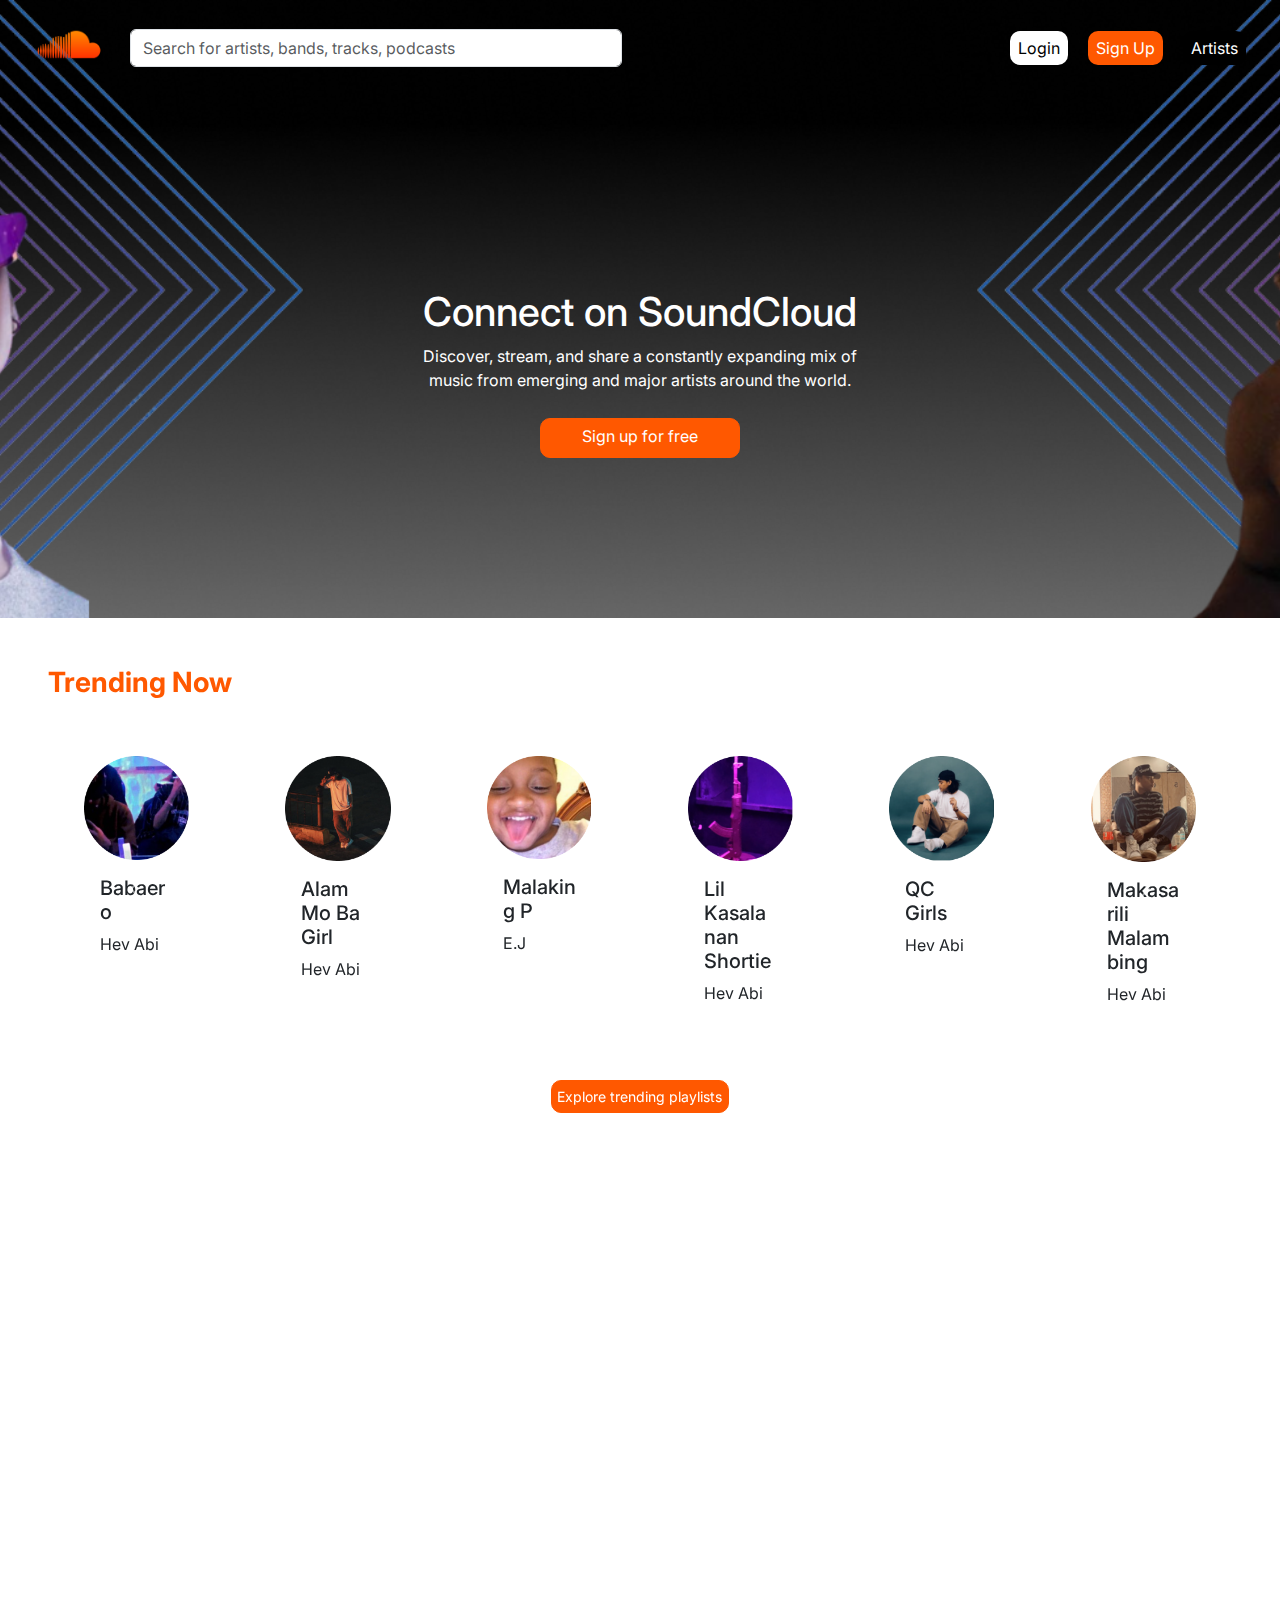
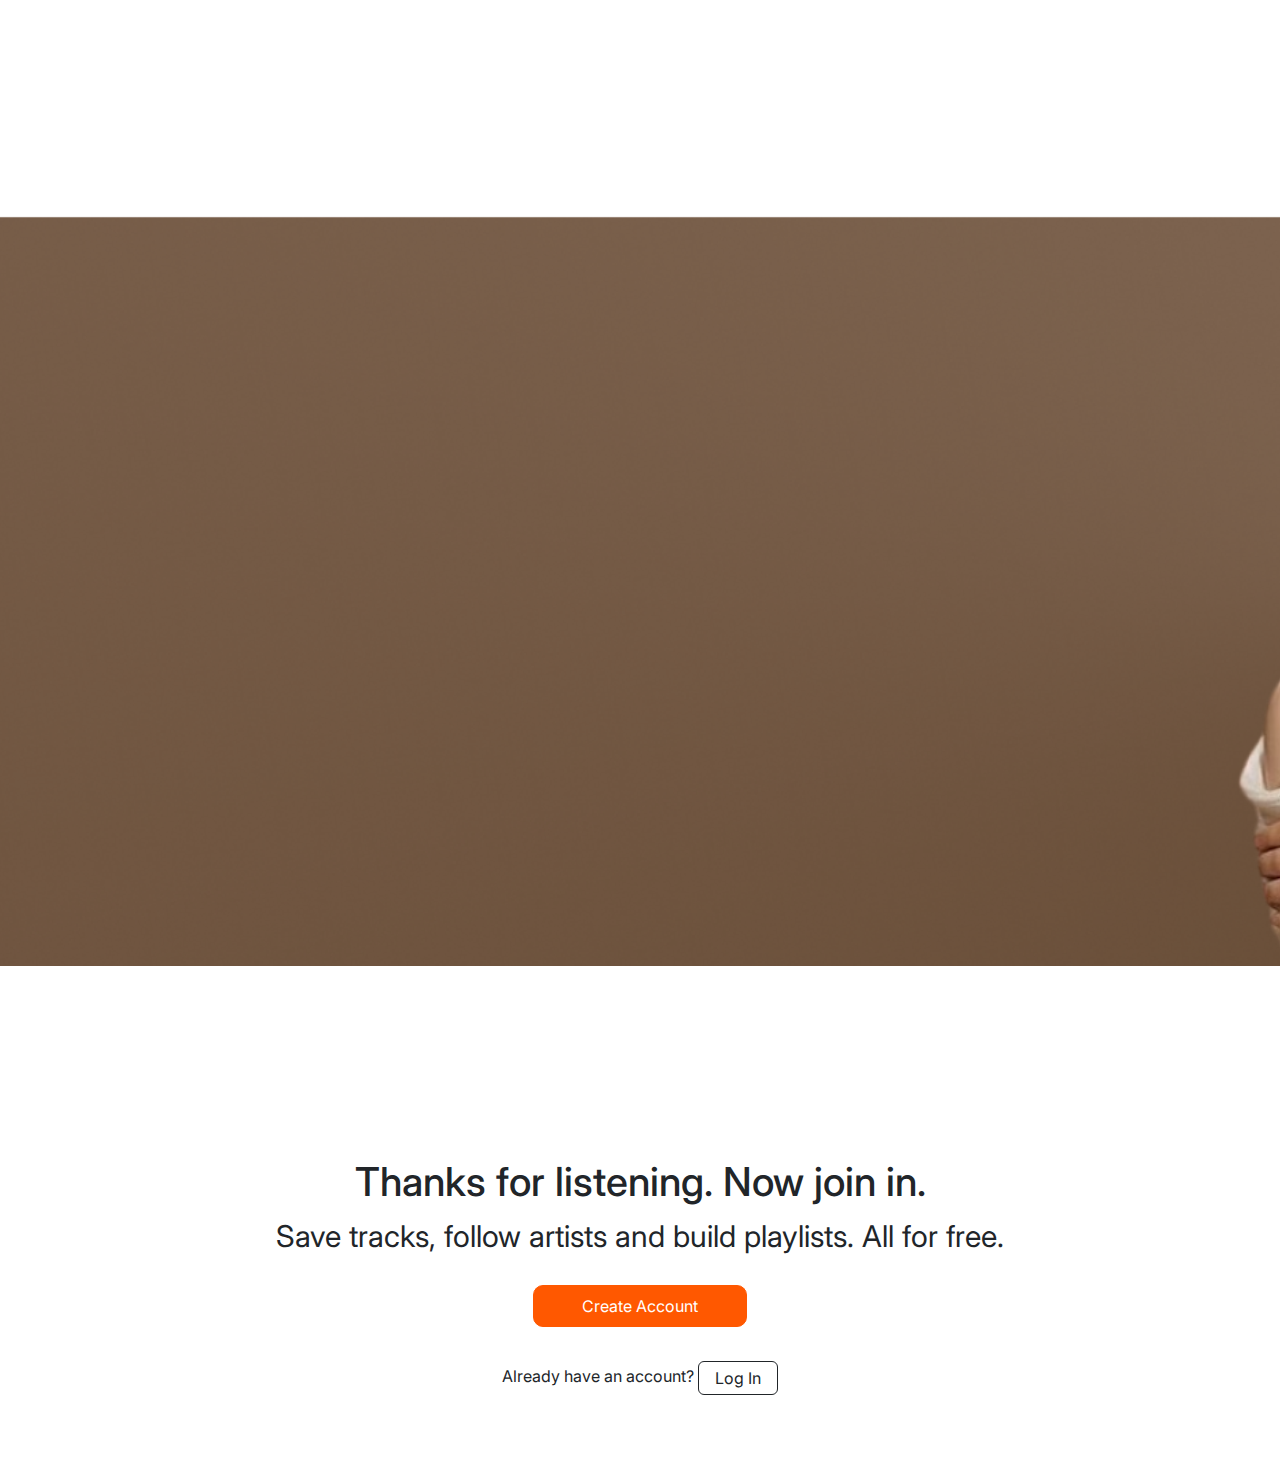
<file: index.html>
<!DOCTYPE html>
<html lang="en">

<head>
  <meta charset="UTF-8">
  <meta name="viewport" content="width=device-width, initial-scale=1.0">
  <title>SoundCloud Redesign</title>
  <!-- bootstrap -->
  <link href="https://cdn.jsdelivr.net/npm/bootstrap@5.3.3/dist/css/bootstrap.min.css" rel="stylesheet"
    integrity="sha384-QWTKZyjpPEjISv5WaRU9OFeRpok6YctnYmDr5pNlyT2bRjXh0JMhjY6hW+ALEwIH" crossorigin="anonymous">
  <!-- css -->
  <link rel="stylesheet" href="styles.css">
  <!-- font -->
  <link rel="preconnect" href="https://fonts.googleapis.com">
  <link rel="preconnect" href="https://fonts.gstatic.com" crossorigin>
  <link href="https://fonts.googleapis.com/css2?family=Inter:wght@100..900&display=swap" rel="stylesheet">
  <!-- aos -->
  <link href="https://unpkg.com/aos@2.3.1/dist/aos.css" rel="stylesheet">

</head>

<body>
  <div class="header-bg container-fluid">
    <!-- navbar -->
    <nav class="navbar navbar-expand-lg">
      <!-- logo -->
      <div class="container-fluid">
        <a class="navbar-brand" href="index.html">
          <img src="images\logo.png" alt="Soundcloud-logo" width="90px" height="70px">
        </a>
        <!-- collapse -->
        <button class="navbar-toggler" type="button" data-bs-toggle="collapse" data-bs-target="#navbarNav"
          aria-controls="navbarNav" aria-expanded="false" aria-label="Toggle navigation">
          <span class="navbar-toggler-icon"></span>
        </button>
        <!-- nav -->
        <div class="collapse navbar-collapse" id="navbarNav">
          <!-- search bar -->
          <form class="d-flex search " role="search">
            <input class="form-control me-2" type="search" placeholder="Search for artists, bands, tracks, podcasts"
              aria-label="Search">
          </form>
          <ul class="navbar-nav ms-auto">
            <li class="nav-item">
              <a href="signup.html" class="nav-link text-black btn btn-secondary">Login</a>
            </li>
            <li class="nav-item">
              <a href="signup.html" class="nav-link text-white btn btn-primary">Sign Up</a>
            </li>
            <li class="nav-item">
              <a href="artists.html" class="nav-link text-white btn btn-dark" >Artists</a>
            </li>
          </ul>
        </div>
      </div>
    </nav>
    <div class="row">
      <div class="col text-center text-white mt-5 px-5 pt-5">
        <h1 class="mt-5 pt-5">Connect on SoundCloud</h1>
        <p>Discover, stream, and share a constantly expanding mix of <br> music from emerging and major artists around
          the world.</p>
        <a href="signup.html" class="btn btn-primary" style="height: 40px; width: 200px;">Sign up for free</a>
      </div>
    </div>
  </div>
  <!-- Trending Now -->
  <section class="p-5" data-aos="fade-up" data-aos-duration="3000">
    <h3 class="orange fw-bolder">Trending Now</h3>
    <div id="carouselExampleIndicators" class="carousel slide">
      <div class="carousel-indicators">
        <button type="button" data-bs-target="#carouselExampleIndicators" data-bs-slide-to="0" class="active" aria-current="true" aria-label="Slide 1"></button>
        <button type="button" data-bs-target="#carouselExampleIndicators" data-bs-slide-to="1" aria-label="Slide 2"></button>
        <button type="button" data-bs-target="#carouselExampleIndicators" data-bs-slide-to="2" aria-label="Slide 3"></button>
      </div>
      <div class="carousel-inner">
        <div class="carousel-item active">
    <div class="row">
      <!-- song 1 -->
      <div class="col-md-2 p-5">
        <div class="card border-0">
          <img src="images/song1.png" class="card-img-top" alt="song1">
          <div class="card-body">
            <h5 class="card-title">Babaero</h5>
            <p class="card-text">Hev Abi</p>
          </div>
        </div>
      </div>
      <!-- song 2 -->
      <div class="col-md-2 p-5">
        <div class="card border-0">
          <img src="images/song2.png" class="card-img-top" alt="song2">
          <div class="card-body">
            <h5 class="card-title">Alam Mo Ba Girl</h5>
            <p class="card-text">Hev Abi</p>
          </div>
        </div>
      </div>
      <!-- song 3 -->
      <div class="col-md-2 p-5">
        <div class="card border-0">
          <img src="images/song3.png" class="card-img-top" alt="song3">
          <div class="card-body">
            <h5 class="card-title">Malaking P</h5>
            <p class="card-text">E.J</p>
          </div>
        </div>
      </div>
      <!-- song 4 -->
      <div class="col-md-2 p-5">
        <div class="card border-0">
          <img src="images/song4.png" class="card-img-top" alt="song4">
          <div class="card-body">
            <h5 class="card-title">Lil Kasalanan Shortie</h5>
            <p class="card-text">Hev Abi</p>
          </div>
        </div>
      </div>
      <!-- song 5 -->
      <div class="col-md-2 p-5">
        <div class="card border-0">
          <img src="images/song5.png" class="card-img-top" alt="song5">
          <div class="card-body">
            <h5 class="card-title">QC Girls</h5>
            <p class="card-text">Hev Abi</p>
          </div>
        </div>
      </div>
      <!-- song 6 -->
      <div class="col-md-2 p-5">
        <div class="card border-0">
          <img src="images/song6.png" class="card-img-top" alt="song6">
          <div class="card-body">
            <h5 class="card-title">Makasarili Malambing</h5>
            <p class="card-text">Hev Abi</p>
          </div>
        </div>
      </div>
    </div>
  </div>
  <div class="carousel-item active">
    <div class="row">
      <!-- song 1 -->
      <div class="col-md-2 p-5">
        <div class="card border-0">
          <img src="images/song1.png" class="card-img-top" alt="song1">
          <div class="card-body">
            <h5 class=" card-title">Babaero</h5>
            <p class="card-text">Hev Abi</p>
          </div>
        </div>
      </div>
      <!-- song 2 -->
      <div class="col-md-2 p-5">
        <div class="card border-0">
          <img src="images/song2.png" class="card-img-top" alt="song2">
          <div class="card-body">
            <h5 class="card-title">Alam Mo Ba Girl</h5>
            <p class="card-text">Hev Abi</p>
          </div>
        </div>
      </div>
      <!-- song 3 -->
      <div class="col-md-2 p-5">
        <div class="card border-0">
          <img src="images/song3.png" class="card-img-top" alt="song3">
          <div class="card-body">
            <h5 class="card-title">Malaking P</h5>
            <p class="card-text">E.J</p>
          </div>
        </div>
      </div>
      <!-- song 4 -->
      <div class="col-md-2 p-5">
        <div class="card border-0">
          <img src="images/song4.png" class="card-img-top" alt="song4">
          <div class="card-body">
            <h5 class="card-title">Lil Kasalanan Shortie</h5>
            <p class="card-text">Hev Abi</p>
          </div>
        </div>
      </div>
      <!-- song 5 -->
      <div class="col-md-2 p-5">
        <div class="card border-0">
          <img src="images/song5.png" class="card-img-top" alt="song5">
          <div class="card-body">
            <h5 class="card-title">QC Girls</h5>
            <p class="card-text">Hev Abi</p>
          </div>
        </div>
      </div>
      <!-- song 6 -->
      <div class="col-md-2 p-5">
        <div class="card border-0">
          <img src="images/song6.png" class="card-img-top" alt="song6">
          <div class="card-body">
            <h5 class="card-title">Makasarili Malambing</h5>
            <p class="card-text">Hev Abi</p>
          </div>
        </div>
      </div>
    </div>
  </div>
</div>
<button class="carousel-control-prev" type="button" data-bs-target="#carouselExampleIndicators" data-bs-slide="prev">
  <span class="carousel-control-prev-icon" aria-hidden="true"></span>
  <span class="visually-hidden">Previous</span>
</button>
<button class="carousel-control-next" type="button" data-bs-target="#carouselExampleIndicators" data-bs-slide="next">
  <span class="carousel-control-next-icon" aria-hidden="true"></span>
  <span class="visually-hidden">Next</span>
</button>
</div>
    <div class="d-grid gap-2 col-2 mx-auto">
      <button class="btn btn-primary btn-sm ">Explore trending playlists</button>
    </div>
  </section>
  <!-- Download -->
  <div class="row align-items-center" data-aos="fade-up" data-aos-duration="3000">
    <div class="col-md-2"></div>
    <!-- phone -->
    <div class="col-md-2">
      <img src="images/phone1.png" alt="phone1">
    </div>
    <div class="col-md-2">
      <img src="images/phone2.png" alt="phone2">
    </div>
    <!-- app stores -->
    <div class="col-md-6 ps-5">
      <h1>Never stop listening</h1>
      <p class="fontsize">SoundCloud is available on Web,<br> iOS, Android, Sonos, Chromecast,<br> and Xbox One.</p>
      <div class="row align-items-center">
        <div class="col-md-3">
          <img src="images/appstore.png" alt="phone1">
        </div>
        <div class="col-md-3">
          <img src="images/GooglePlay.png" alt="phone1">
        </div>
      </div>
    </div>
  </div>
  <!-- calling creators -->
  <section class="billiebg">
    <div class="text-white fontsize ms-5" data-aos="fade-up" data-aos-duration="3000">
      <h1>Calling all creators</h1>
      <p>Get on SoundCloud to connect
        <br> with fans, share your sounds, and
        <br> grow your audience. What are you
        <br> waiting for?
      </p>
      <a href="community.html" class="btn btn-outline-light" href="#">Find out more</a>
    </div>
  </section>

  <section class="container-fluid mt-5 px-5 py-5">
    <div class="row align-items-center mt-5 px-5 pt-5">
      <div class="col text-center">
        <h1>Thanks for listening. Now join in.</h1>
        <p class="fontsize">Save tracks, follow artists and build playlists. All for free.</p>
        <a class="btn btn-primary px-5 py-2" href="signup.html">Create Account</a>
        <br><br>
        <p>Already have an account? <a class="btn btn-outline-dark px-3 py-1" href="signup.html">Log In</a></p>
      </div>
  </section>

  <script src="https://cdn.jsdelivr.net/npm/bootstrap@5.3.3/dist/js/bootstrap.bundle.min.js"
    integrity="sha384-YvpcrYf0tY3lHB60NNkmXc5s9fDVZLESaAA55NDzOxhy9GkcIdslK1eN7N6jIeHz"
    crossorigin="anonymous"></script>
  <script src="https://unpkg.com/aos@2.3.1/dist/aos.js"></script>
  <script>
    AOS.init();
  </script>
</body>

</html>
</file>
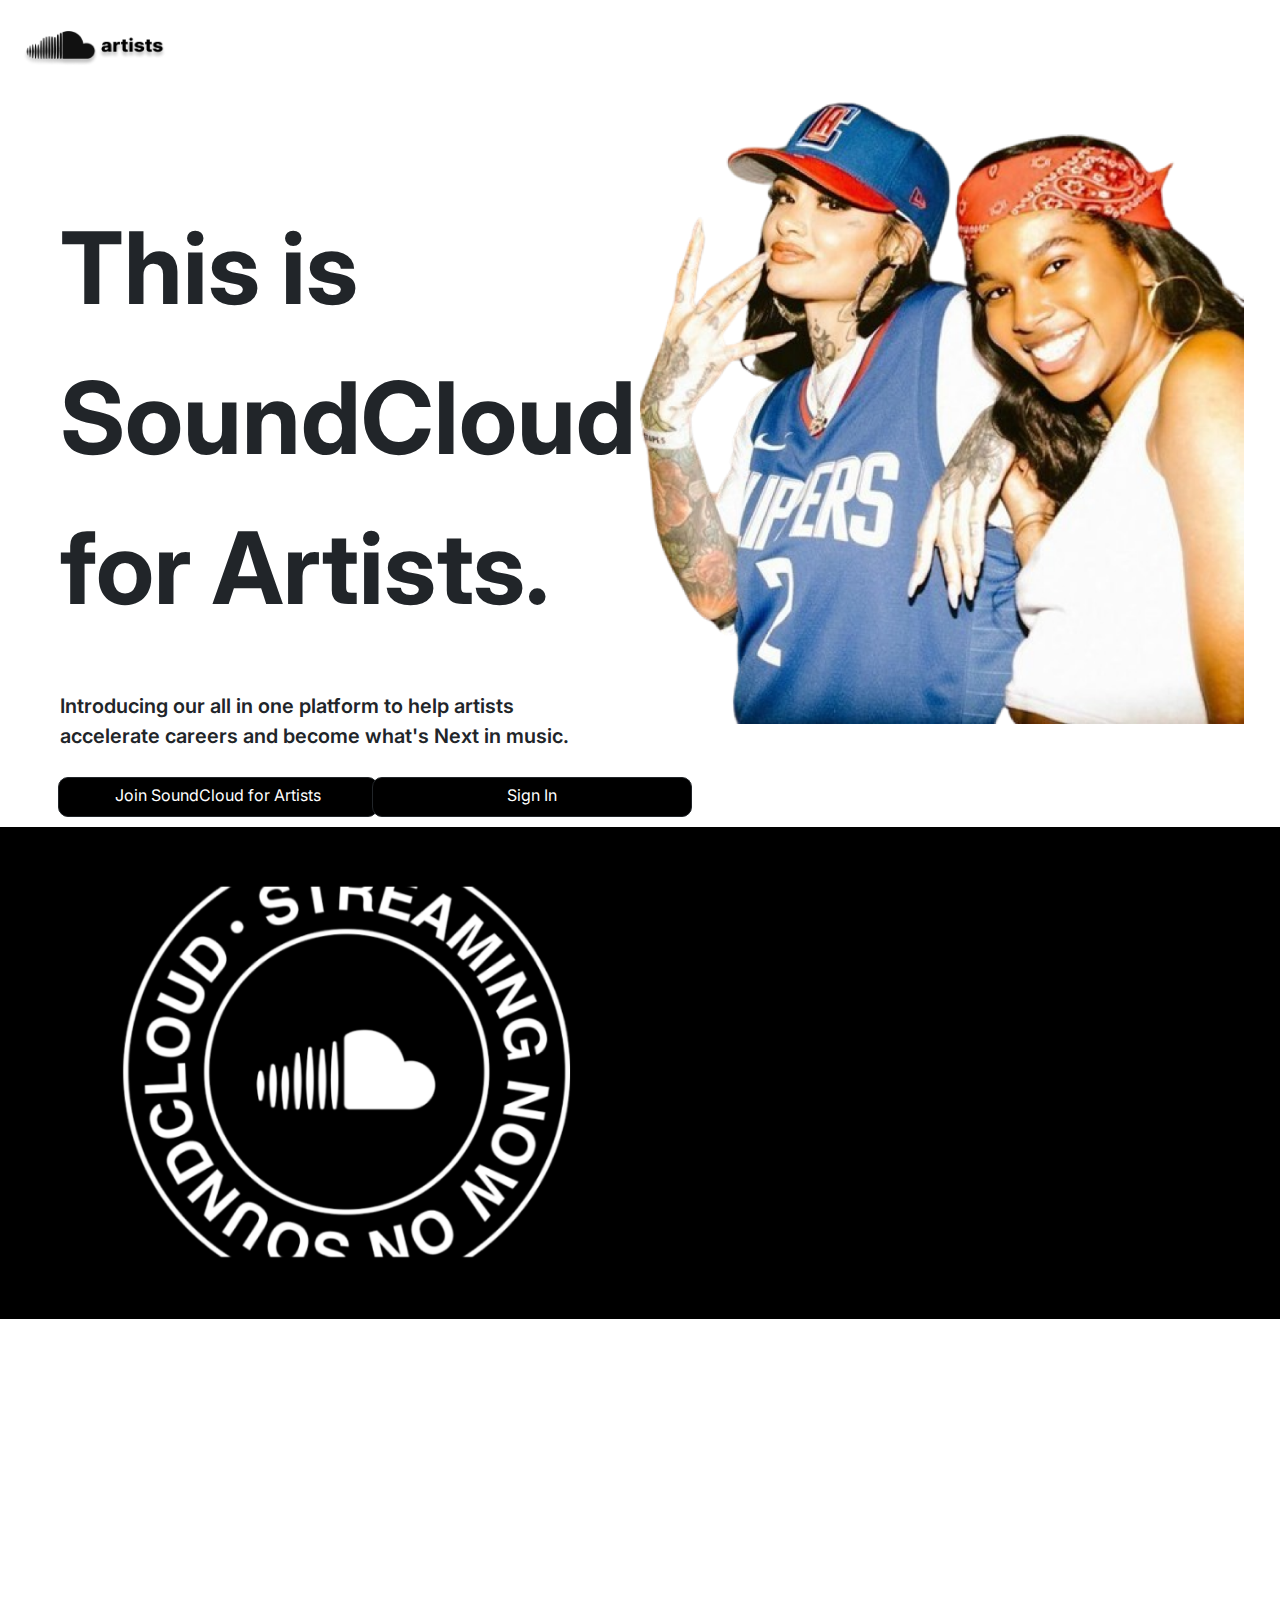
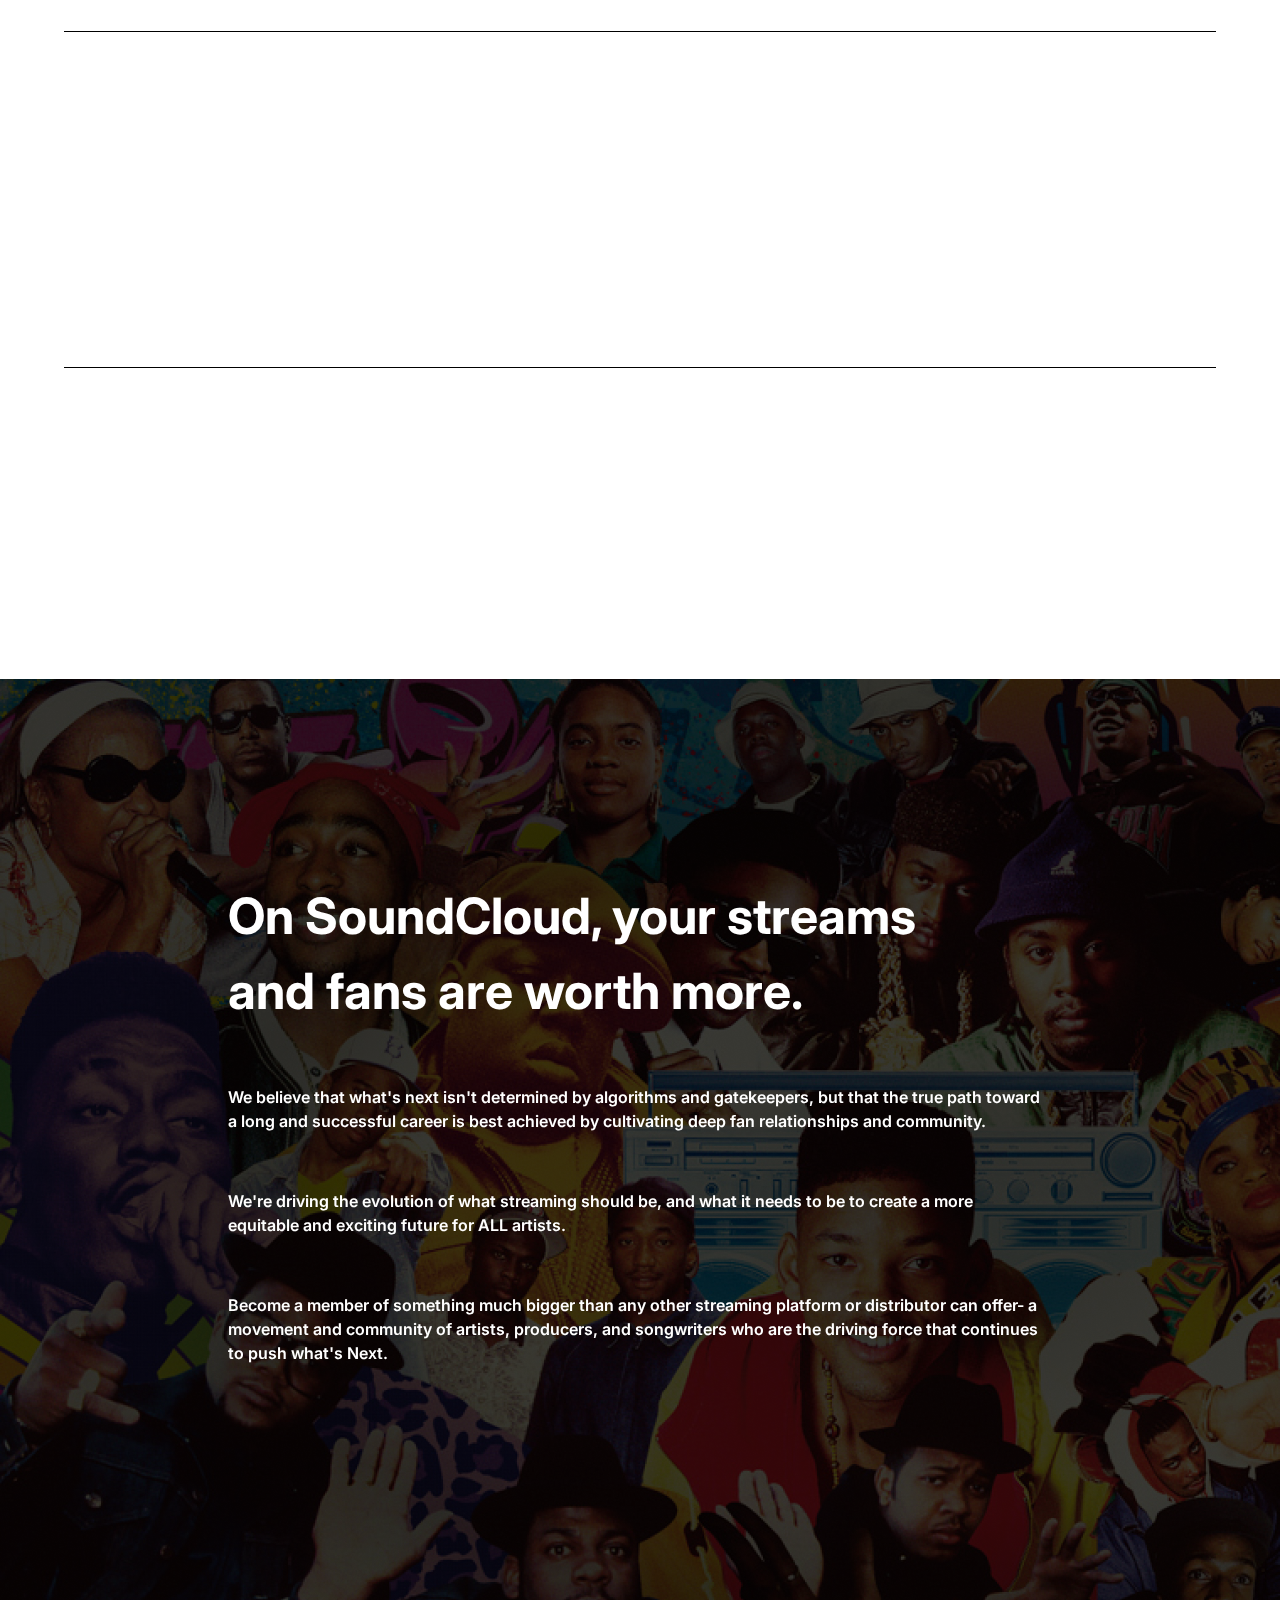
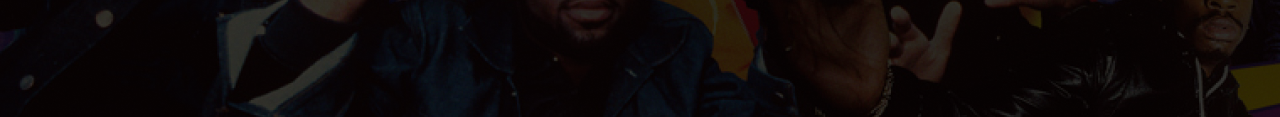
<file: artists.html>
<!DOCTYPE html>
<html lang="en">

<head>
    <meta charset="UTF-8">
    <meta name="viewport" content="width=device-width, initial-scale=1.0">
    <title>Artists</title>
    <!-- bootstrap -->
    <link href="https://cdn.jsdelivr.net/npm/bootstrap@5.3.3/dist/css/bootstrap.min.css" rel="stylesheet"
        integrity="sha384-QWTKZyjpPEjISv5WaRU9OFeRpok6YctnYmDr5pNlyT2bRjXh0JMhjY6hW+ALEwIH" crossorigin="anonymous">
    <!-- css -->
    <link rel="stylesheet" href="styles.css">
    <!-- font -->
    <link rel="preconnect" href="https://fonts.googleapis.com">
    <link rel="preconnect" href="https://fonts.gstatic.com" crossorigin>
    <link href="https://fonts.googleapis.com/css2?family=Inter:wght@100..900&display=swap" rel="stylesheet">
    <!-- aos -->
    <link href="https://unpkg.com/aos@2.3.1/dist/aos.css" rel="stylesheet">

</head>

<body>
    <nav class="navbar navbar-expand">
        <!-- logo -->
        <div class="container-fluid">
            <a class="navbar-brand" href="index.html">
                <img src="images\artistslogo.png" alt="Artists-logo" width="155px" height="71px">
            </a>
        </div>
    </nav>
    <!-- header -->
    <div class="row container-fluid" style="width: 100%; flex: 1;">
        <div class="col-md-6">
            <div class="fw-bolder font100 ps-5 pt-5 mt-5">This is
                <br> SoundCloud for Artists.
            </div>
            <p class=" ps-5 pt-5 fs-5 fw-semibold">Introducing our all in one platform to help artists accelerate
                careers and become what's Next in music.</p>
            <div class="row">
                <div class="col-md-6 ps-5">
                    <a href="#" class="btn btn-dark" style="height: 40px; width: 20rem;">Join SoundCloud for
                        Artists</a>
                </div>
                <div class="col-md-6 ps-5">
                    <a href="signup.html" class="btn btn-dark" style="height: 40px; width: 20rem;">Sign In</a>
                </div>
            </div>
        </div>
        <div class="col-md-6" data-aos="fade-up" data-aos-duration="3000">
            <img class="float-end img-fluid" src="images/kehlani.png" alt="artist">
        </div>
    </div>
    <!-- main -->
    <section class="bg-black container-fluid">
        <div class="row align-items-center">
            <div class="col-md-6">
                <img class="ps-5 p-3 img-fluid" src="images/circle.png" alt="circle">
            </div>
            <div class="col-md-6 text-white" data-aos="fade-up">
                <p class="fw-bolder font50 pe-5 pt-2 mt-5">SoundCloud makes it easy to share your music and get
                    discovered.</p>
                <p class=" pe-5 pt-2">Not by just anyone, but an audience and community of 150 million plus
                    tastemakers…the day one early adopters that come to SoundCloud to discover and launch the careers of
                    artists like Billie Eilish, Post Malone, Lil Nas X and beyond.</p>
            </div>
        </div>
    </section>
    <!--  -->
    <section class="container-fluid">
        <div class="align-items-center">
            <div class="p-5 m-5" data-aos="fade-up">
                <h1 class="px-5">Get paid fairly for your music.</h1>
                <p class="px-5">Our revolutionary new fan-powered model is a more equitable and transparent approach
                    that pays artists
                    directly based on top fans' listening habits.</p>
            </div>
            <div class="line2"></div>
            <div class="align-items-center">
                <div class="p-5 m-5" data-aos="fade-up">
                    <h1 class="px-5">Access playlist opportunities, increase your streams and reach new fans.
                    </h1>
                    <p class="px-5">SoundCloud for Artists is the only platform that allows you to submit your tracks
                        for national airplay via SoundCloud Radio on SiriusXM. Start pitching now to get your tracks in
                        the hands of DSP playlist editors, A&R execs, brands, music supervisors and more.
                    </p>
                </div>
                <div class="line2"></div>
                <div class="align-items-center">
                    <div class="p-5 m-5" data-aos="fade-up">
                        <h1 class="px-5">Distribute your music to Spotify, Apple, TikTok, and more.
                        </h1>
                        <p class="px-5">SoundCloud is the only streaming platform that also amplifies the global reach
                            of your releases as a distributor to all major streaming platforms and social networks.

                        </p>
                    </div>
                </div>
    </section>
    <section class="container-fluid rapperbg text-white p-5 mt-5">
        <div class="row">
            <div class="col-md-10 p-5 m-5">
                <p class="fw-bolder font50 ps-5 pt-2 mt-5 ms-5">
                    On SoundCloud, your streams <br>and fans are worth more.
                </p>
                <p class="ps-5 pt-2 mt-5 ms-5 fw-semibold">
                    We believe that what's next isn't determined by algorithms and gatekeepers, but that the true path
                    toward a long and successful career is best achieved by cultivating deep fan relationships and
                    community.
                </p>
                <p class="ps-5 pt-2 mt-5 ms-5 fw-semibold">
                    We're driving the evolution of what streaming should be, and what it needs to be to create a more
                    equitable and exciting future for ALL artists.</p>
                <p class="ps-5 pt-2 mt-5 ms-5 fw-semibold">
                    Become a member of something much bigger than any other streaming platform or distributor can offer-
                    a
                    movement and community of artists, producers, and songwriters who are the driving force that
                    continues
                    to push what's Next.
                </p>
                <div class="row" data-aos="fade-up" data-aos-duration="3000">
                    <div class="col-md-3 ps-5 pt-2 mt-5 ms-5">
                        <a href="#" class="btn btn-light fw-semibold" style="height: 40px; width: 20rem;">Join
                            SoundCloud</a>
                    </div>
                    <div class="col-md-3 ps-5 pt-2 mt-5 ms-5">
                        <a href="signup.html" class="btn btn-light fw-semibold" style="height: 40px; width: 20rem;">Sign
                            In to your
                            SoundCloud Account </a>
                    </div>
                </div>
            </div>
        </div>

        <br>
        <br>
        <br>
        <br>


    </section>












    <script src="https://cdn.jsdelivr.net/npm/bootstrap@5.3.3/dist/js/bootstrap.bundle.min.js"
        integrity="sha384-YvpcrYf0tY3lHB60NNkmXc5s9fDVZLESaAA55NDzOxhy9GkcIdslK1eN7N6jIeHz"
        crossorigin="anonymous"></script>
    <script src="https://unpkg.com/aos@2.3.1/dist/aos.js"></script>
    <script>
        AOS.init();
    </script>
</body>

</html>
</file>
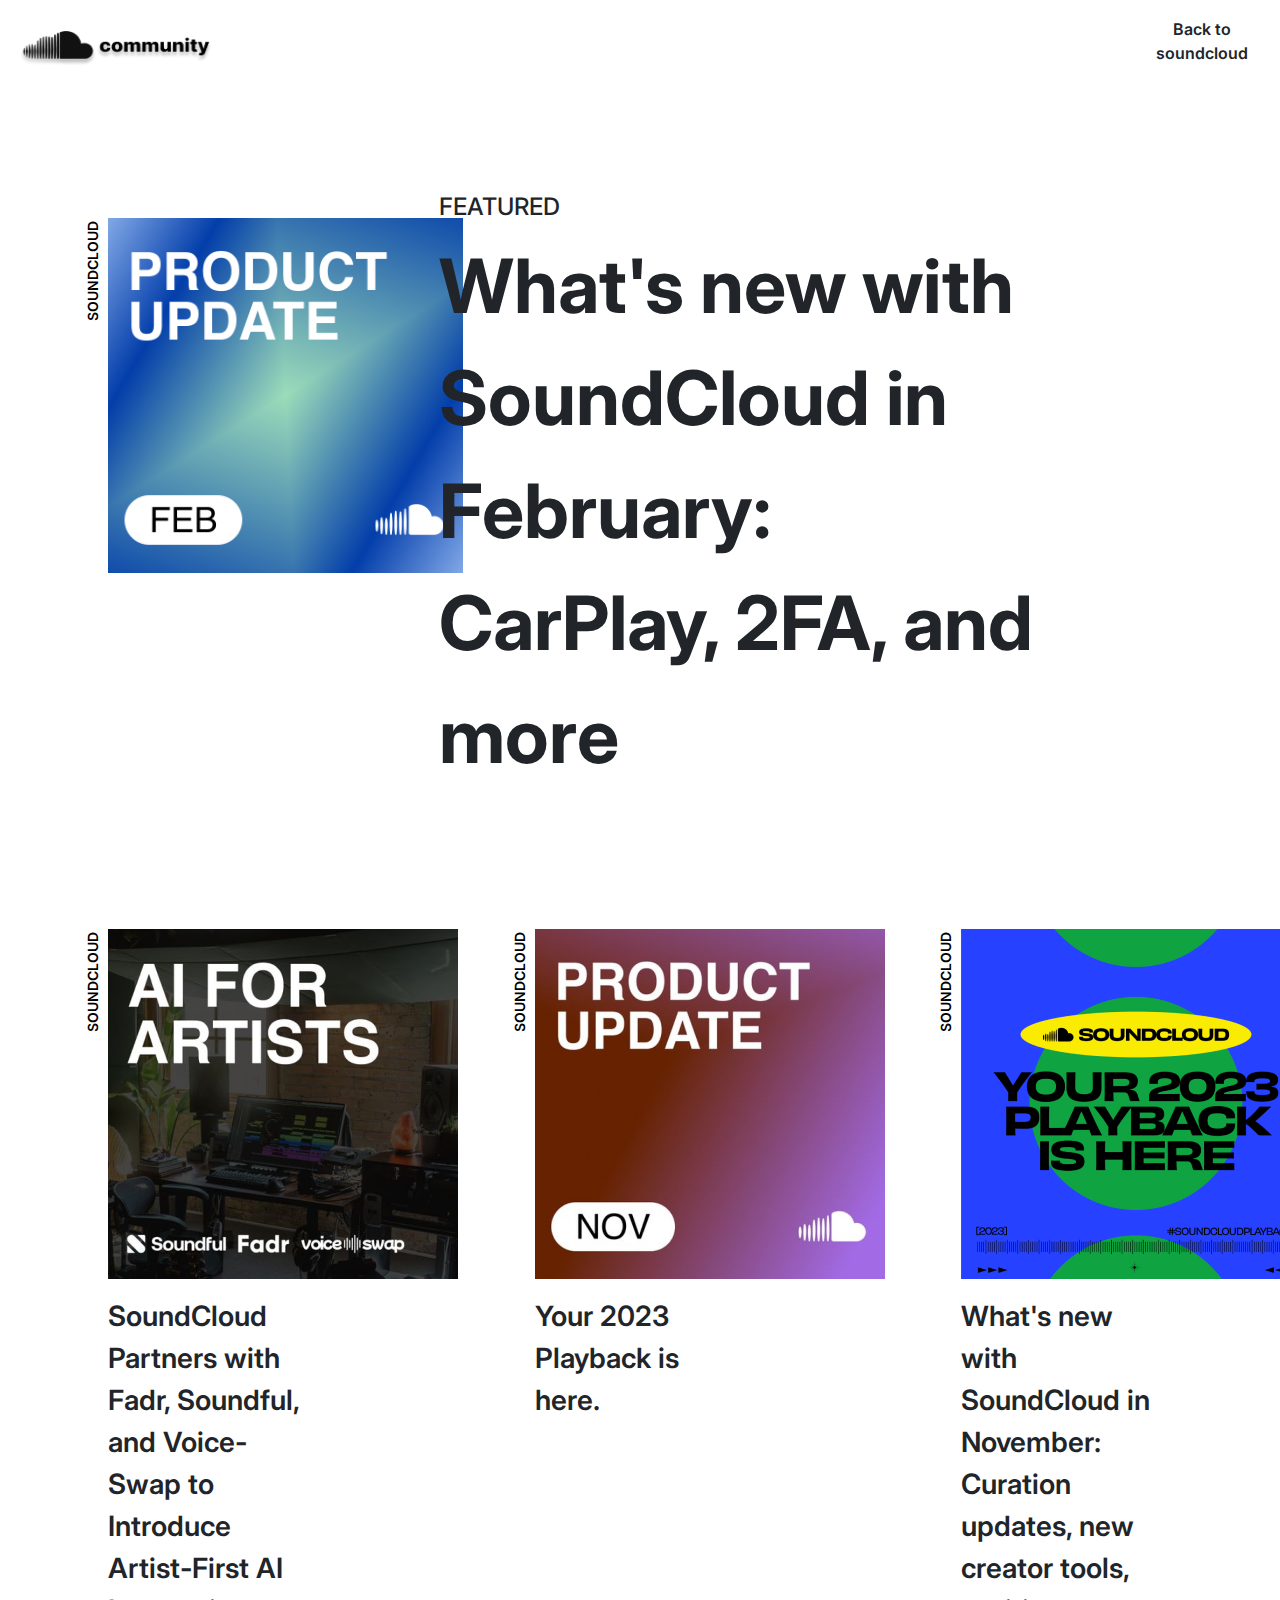
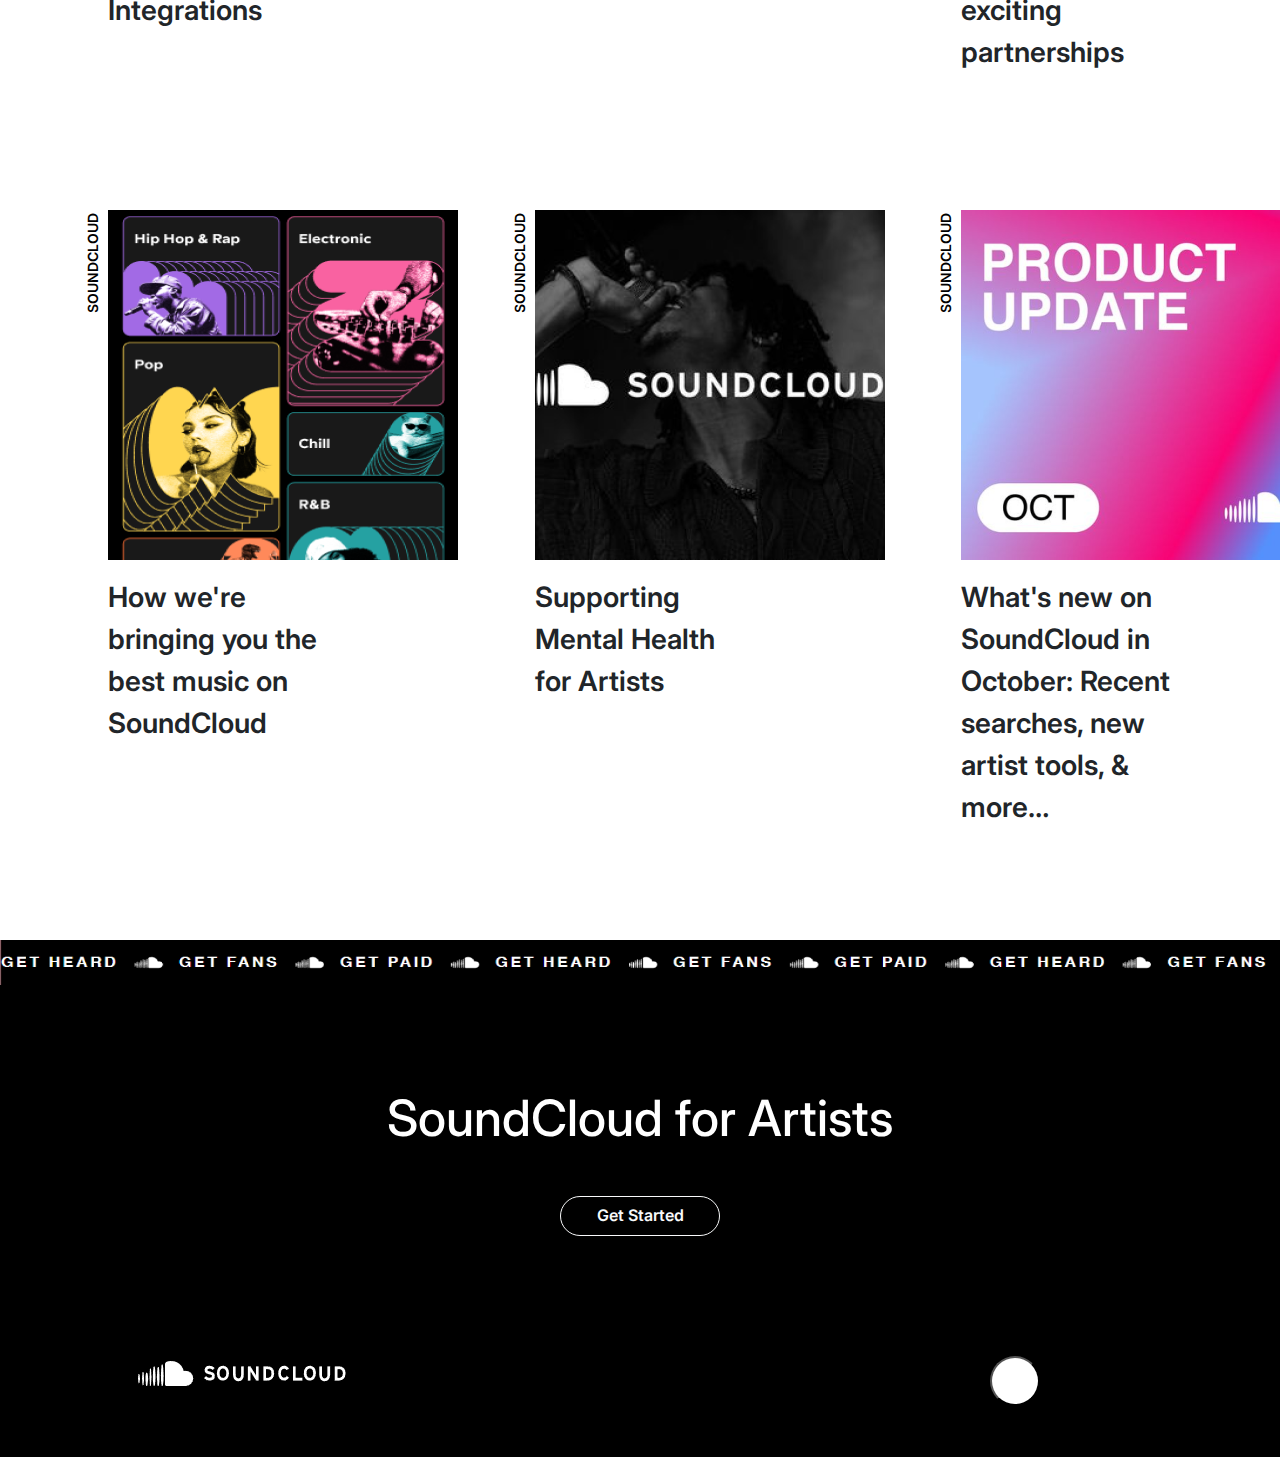
<file: community.html>
<!DOCTYPE html>
<html lang="en">

<head>
    <meta charset="UTF-8">
    <meta name="viewport" content="width=device-width, initial-scale=1.0">
    <title>Document</title>
    <!-- bootstrap -->
    <link href="https://cdn.jsdelivr.net/npm/bootstrap@5.3.3/dist/css/bootstrap.min.css" rel="stylesheet"
        integrity="sha384-QWTKZyjpPEjISv5WaRU9OFeRpok6YctnYmDr5pNlyT2bRjXh0JMhjY6hW+ALEwIH" crossorigin="anonymous">
    <!-- css -->
    <link rel="stylesheet" href="styles.css">
    <!-- font -->
    <link rel="preconnect" href="https://fonts.googleapis.com">
    <link rel="preconnect" href="https://fonts.gstatic.com" crossorigin>
    <link href="https://fonts.googleapis.com/css2?family=Inter:wght@100..900&display=swap" rel="stylesheet">
    <!-- aos -->
    <link href="https://unpkg.com/aos@2.3.1/dist/aos.css" rel="stylesheet">
    <!-- fontawesome -->
    <link rel="stylesheet" href="https://cdnjs.cloudflare.com/ajax/libs/font-awesome/6.5.2/css/all.min.css"
        integrity="sha512-SnH5WK+bZxgPHs44uWIX+LLJAJ9/2PkPKZ5QiAj6Ta86w+fsb2TkcmfRyVX3pBnMFcV7oQPJkl9QevSCWr3W6A=="
        crossorigin="anonymous" referrerpolicy="no-referrer" />
</head>

<body>
    <nav class="navbar navbar-expand">
        <!-- logo -->
        <div class="container-fluid">
            <a class="navbar-brand" href="index.html">
                <img src="images\communitylogo.png" alt="Community-logo" width="202px" height="71px">
            </a>
        </div>
        <div class="float-end">
            <a href="index.html" class="btn border-0">
                <i class="fa-solid fa-arrow-left"></i>
                <p class="fw-semibold">Back to soundcloud</p>
            </a>
        </div>
    </nav>
    <header class="container-fluid">
        <div class="row justify-content-center">

            <div class="col-md-4">
                <h5 class="soundcloud">SOUNDCLOUD</h5>
                <img class="ps-5 ms-5 pt-5 mt-5 img-fluid" src="images/comm1.png" alt="product update">
            </div>
            <div class="col-md-6">
                <h4 class="pt-5 mt-5">
                    FEATURED
                </h4>
                <p class="font75 fw-bold">
                    What's new with SoundCloud in February: CarPlay, 2FA, and more
                </p>
            </div>
            <div class="col-md-2"></div>
        </div>
    </header>
    <main class="container-fluid">
        <div class="row justify-content-center">
            <div class="col-md-4">
                <h5 class="soundcloud">SOUNDCLOUD</h5>
                <img class="ps-5 ms-5 pt-5 mt-5 img-fluid" src="images/comm2.png" alt="ai for artists">
                <p class="px-5 mx-5 pt-3 fw-semibold fs-3">SoundCloud Partners with Fadr, Soundful, and Voice-Swap to
                    Introduce Artist-First AI Integrations</p>
            </div>
            <div class="col-md-4">
                <h5 class="soundcloud">SOUNDCLOUD</h5>
                <img class="ps-5 ms-5 pt-5 mt-5 img-fluid" src="images/comm3.png" alt="ai for artists">
                <p class="px-5 mx-5 pt-3 fw-semibold fs-3">Your 2023 Playback is here.</p>
            </div>
            <div class="col-md-4">
                <h5 class="soundcloud">SOUNDCLOUD</h5>
                <img class="ps-5 ms-5 pt-5 mt-5 img-fluid" src="images/comm4.png" alt="ai for artists">
                <p class="px-5 mx-5 pt-3 fw-semibold fs-3">What's new with SoundCloud in November: Curation updates, new
                    creator tools, exciting partnerships</p>
            </div>
        </div>
        <div class="row justify-content-center">
            <div class="col-md-4">
                <h5 class="soundcloud">SOUNDCLOUD</h5>
                <img class="ps-5 ms-5 pt-5 mt-5 img-fluid" src="images/comm5.png" alt="ai for artists">
                <p class="px-5 mx-5 pt-3 fw-semibold fs-3">How we're bringing you the best music on SoundCloud</p>
            </div>
            <div class="col-md-4">
                <h5 class="soundcloud">SOUNDCLOUD</h5>
                <img class="ps-5 ms-5 pt-5 mt-5 img-fluid" src="images/comm6.png" alt="ai for artists">
                <p class="px-5 mx-5 pt-3 fw-semibold fs-3">Supporting Mental Health for Artists</p>
            </div>
            <div class="col-md-4">
                <h5 class="soundcloud">SOUNDCLOUD</h5>
                <img class="ps-5 ms-5 pt-5 mt-5 img-fluid" src="images/comm7.png" alt="ai for artists">
                <p class="px-5 mx-5 pt-3 fw-semibold fs-3">What's new on SoundCloud in October: Recent searches, new
                    artist tools, & more…</p>
            </div>
        </div>
    </main>
    <img class="pt-5 mt-5 img-fluid" src="images/bar.png" alt="black bar">
    <footer class="bg-black container-fluid">
        <div class=" row text-white text-center">
            <div class="col">
                <p class="pt-5 mt-5 font50 fw-medium">SoundCloud for Artists</p>
            </div>
        </div>
        <div class="col text-center p-4 mb-5">
            <a href="artists.html" class="btn btn-outline-light fw-semibold" style="height: 40px; width: 10rem;">
                Get Started
            </a>
        </div>
        <div class="row justify-content-center container-fluid p-5">
            <div class="col-md-4 text-center">
                <a href="index.html">
                    <img src="images/soundcloudlogofull.png" alt="soundcloudlogofull">
                </a>
            </div>
            <div class="col-md-4 text-center">
                <i href="#" class="btn fa-brands fa-instagram fs-2" style="color: #ffffff;"></i>
                <i href="#" class="btn fa-brands fa-twitter fs-2" style="color: #ffffff;"></i>
                <i href="#" class="btn fa-brands fa-twitch fs-2" style="color: #ffffff;"></i>
                <i href="#" class="btn fa-brands fa-facebook-f fs-2" style="color: #ffffff;"></i>
                <i href="#" class="btn fa-brands fa-discord fs-2" style="color: #ffffff;"></i>
                <i href="#" class="btn fa-brands fa-reddit-alien fs-2" style="color: #ffffff;"></i>
                <i href="#" class="btn fa-brands fa-tiktok fs-2" style="color: #ffffff;"></i>
                <i href="#" class="btn fa-brands fa-youtube fs-2" style="color: #ffffff;"></i>
            </div>
            <div class="col-md-4 text-center ">
                <button class="circle-btn" onclick="scrollToTop()"><i class="fa-solid fa-arrow-up"></i></button>
            </div>
        </div>
    </footer>




    <script>

        function scrollToTop() {

            window.scrollTo({
                top: 0,
                behavior: 'smooth'
            });
        }
    </script>
    <script src=" https://cdn.jsdelivr.net/npm/bootstrap@5.3.3/dist/js/bootstrap.bundle.min.js"
        integrity="sha384-YvpcrYf0tY3lHB60NNkmXc5s9fDVZLESaAA55NDzOxhy9GkcIdslK1eN7N6jIeHz"
        crossorigin="anonymous"></script>
    <script src="https://unpkg.com/aos@2.3.1/dist/aos.js"></script>
    <script>
        AOS.init();
    </script>
</body>

</html>
</file>
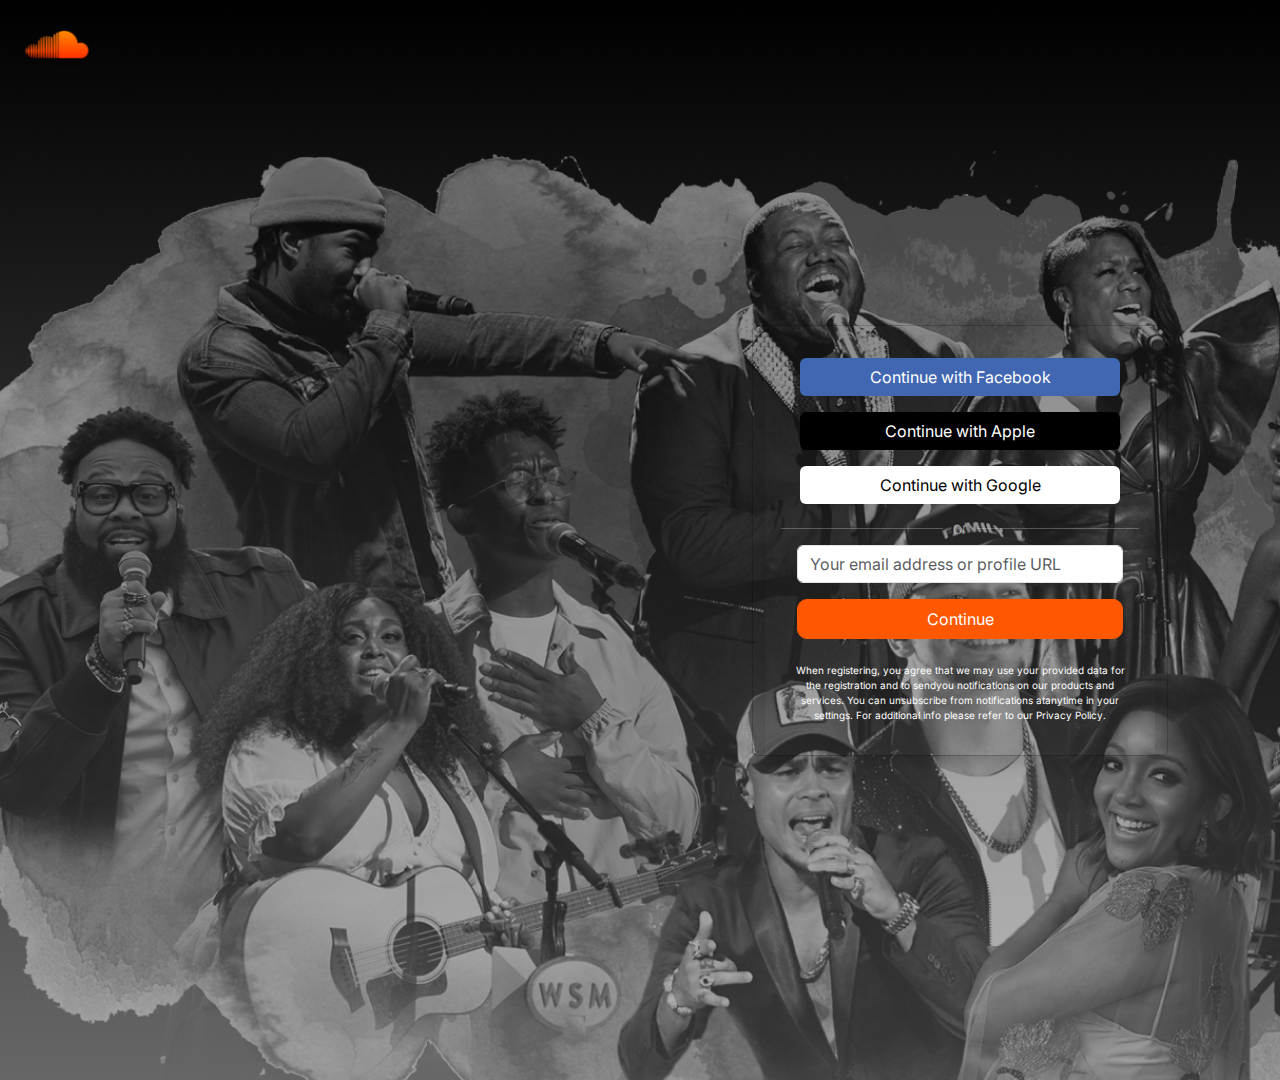
<file: signup.html>
<!DOCTYPE html>
<html lang="en">


<meta charset="UTF-8">
<meta name="viewport" content="width=device-width, initial-scale=1.0">
<title>Sign Up</title>
<!-- bootstrap -->
<link href="https://cdn.jsdelivr.net/npm/bootstrap@5.3.3/dist/css/bootstrap.min.css" rel="stylesheet"
    integrity="sha384-QWTKZyjpPEjISv5WaRU9OFeRpok6YctnYmDr5pNlyT2bRjXh0JMhjY6hW+ALEwIH" crossorigin="anonymous">
<!-- css -->
<link rel="stylesheet" href="styles.css">
<!-- font -->
<link rel="preconnect" href="https://fonts.googleapis.com">
<link rel="preconnect" href="https://fonts.gstatic.com" crossorigin>
<link href="https://fonts.googleapis.com/css2?family=Inter:wght@100..900&display=swap" rel="stylesheet">
<!-- aos -->
<link href="https://unpkg.com/aos@2.3.1/dist/aos.css" rel="stylesheet">
<!-- fontawesome -->
<link rel="stylesheet" href="https://cdnjs.cloudflare.com/ajax/libs/font-awesome/6.5.2/css/all.min.css"
    integrity="sha512-SnH5WK+bZxgPHs44uWIX+LLJAJ9/2PkPKZ5QiAj6Ta86w+fsb2TkcmfRyVX3pBnMFcV7oQPJkl9QevSCWr3W6A=="
    crossorigin="anonymous" referrerpolicy="no-referrer" />
</head>

<body class="overflow">

    <nav class="navbar navbar-expand fixed-top">
<!-- logo -->
        <div class="container-fluid">
            <a class="navbar-brand" href="index.html">
                <img src="images\logo.png" alt="Soundcloud-logo" width="90px" height="70px">
            </a>
        </div>
    </nav>
<!-- sign up card -->
    <main class="signupbg d-flex justify-content-center align-items-center">
        <div class="row">
            <div class="card bg-transparent text-white" style="width: 26rem;">
                <div class="card-body text-center shadow pt-4">
                    <a class="btn btn-facebook m-2" style="width: 20rem;">
                        <i class="fab fa-facebook"></i> Continue with Facebook
                    </a>
                    <a class="btn btn-apple m-2" style="width: 20rem;">
                        <i class="fab fa-apple"></i> Continue with Apple
                    </a>
                    <a class="btn btn-google m-2" style="width: 20rem;">
                        <i class="fab fa-google" style="color: #ff0000;"></i> Continue with Google
                    </a>
                    <div class="custom-divider">
                        <hr class="line">
                        <span class="or-text">or</span>
                        <hr class="line">
                    </div>
                    <form action="#" class="px-3">
                        <input id="email" action="email" class="form-control"
                            placeholder="Your email address or profile URL">
                        <button class="btn btn-primary m-0 mt-3"
                            style="height: 40px; width: 20.38rem;">Continue</button>
                    </form>
                    <p class="pt-4" style="font-size: 10px;">
                        When registering, you agree that we may use your provided data for
                        <br>the registration and to sendyou notifications on our products and
                        <br> services. You can unsubscribe from notifications atanytime in your
                        <br> settings. For additional info please refer to our Privacy Policy.
                    </p>

                </div>
            </div>
        </div>
        <hr>
    </main>

    <script src="https://cdn.jsdelivr.net/npm/bootstrap@5.3.3/dist/js/bootstrap.bundle.min.js"
        integrity="sha384-YvpcrYf0tY3lHB60NNkmXc5s9fDVZLESaAA55NDzOxhy9GkcIdslK1eN7N6jIeHz"
        crossorigin="anonymous"></script>
    <script src="https://unpkg.com/aos@2.3.1/dist/aos.js"></script>
    <script>
        AOS.init();
    </script>
</body>

</html>
</file>
<file: styles.css>
.header-bg {
    background-image: url(images/headerbg.png);
    background-repeat: no-repeat;
    background-size: cover;
    opacity: 100%;
    padding-bottom: 150px;
    background-position: 50%;
}

.btn-primary {
    padding: 5px;
    margin: 10px;
    background-color: #ff5800;
    border-radius: 10px;
    --bs-btn-active-bg: #ff5800;
    --bs-btn-hover-border-color: black;
    --bs-btn-hover-bg: black;
    --bs-btn-border-color: #ff5800;
    --bs-btn-active-border-color: #ff5800;
}




.btn-secondary {
    padding: 5px;
    margin: 10px;
    background-color: #ffffff;
    border-radius: 10px
}

.btn-dark {
    padding: 5px;
    margin: 10px;
    background-color: black;
    border-radius: 10px
}

.search {
    width: 500px;
}

.orange {
    color: #ff5800;
}

.billiebg {
    background-image: url(images/billiebg.png);
    background-repeat: no-repeat;
    background-size: cover;
    opacity: 100%;
    padding: 250px;

}

.fontsize {
    font-size: 30px;
}

.signupbg {
    background-image: url(images/signupbg.png);
    position: relative;
    width: 1920px;
    height: 1080px;

}


.btn-facebook {
    --bs-btn-color: white;
    --bs-btn-bg: #4267B2;
    --bs-btn-active-bg: #4267B2;
    --bs-btn-active-border-color: #4267B2;
}

.btn-apple {
    --bs-btn-color: white;
    --bs-btn-hover-bg: gray;
    --bs-btn-hover-border-color: gray;
    --bs-btn-bg: black;
    --bs-btn-active-bg: black;
    --bs-btn-active-border-color: black;
}

.btn-google {
    --bs-btn-color: black;
    --bs-btn-bg: white;
    --bs-btn-hover-bg: gray;
    --bs-btn-hover-border-color: gray;
    --bs-btn-active-bg: white;
    --bs-btn-active-border-color: white;
}



.custom-divider {
    display: flex;
    align-items: center;
    text-align: center;
    flex-direction: row;
}

.line {
    flex-grow: 1;
    height: 1px;
    border: none;
    background-color: white;
}
.line2 {
    position: absolute;
    
    width: 90%;
    height: 1px;
    background-color: black;
    left: 5%;
}


.or-text {
    margin: 0 10px;
    font-weight: lighter;
    color: white;
}

.overflow {
    overflow: hidden;
}

.font100{
    font-size: 100px;
}

.font75{
    font-size: 75px;
}

.font50{
    font-size: 50px;
}

.rapperbg{
    background-image: url(images/rapperbg.png);
    position: relative;
}



.soundcloud{
position: relative;
width: 100px;
height: 17px;
left: 30px;
top: 165px;

font-family: 'Inter';
font-style: normal;
font-weight: 600;
font-size: 14px;
line-height: 17px;


color: #000000;

transform: rotate(-90deg);
}

.btn-outline-light{
    border-radius: 100px;
}

.circle-btn {
    width: 50px;
    height: 50px;
    border-radius: 50%;
    background-color: #ffffff;
    color: black;
    border-color: #000000;
    font-size: 24px;
    position: static;
    bottom: 20px;
    right: 20px;
    cursor: pointer;
    transition: background-color 0.3s ease;
}

body{
    font-family: "Inter", sans-serif;
}
</file>
